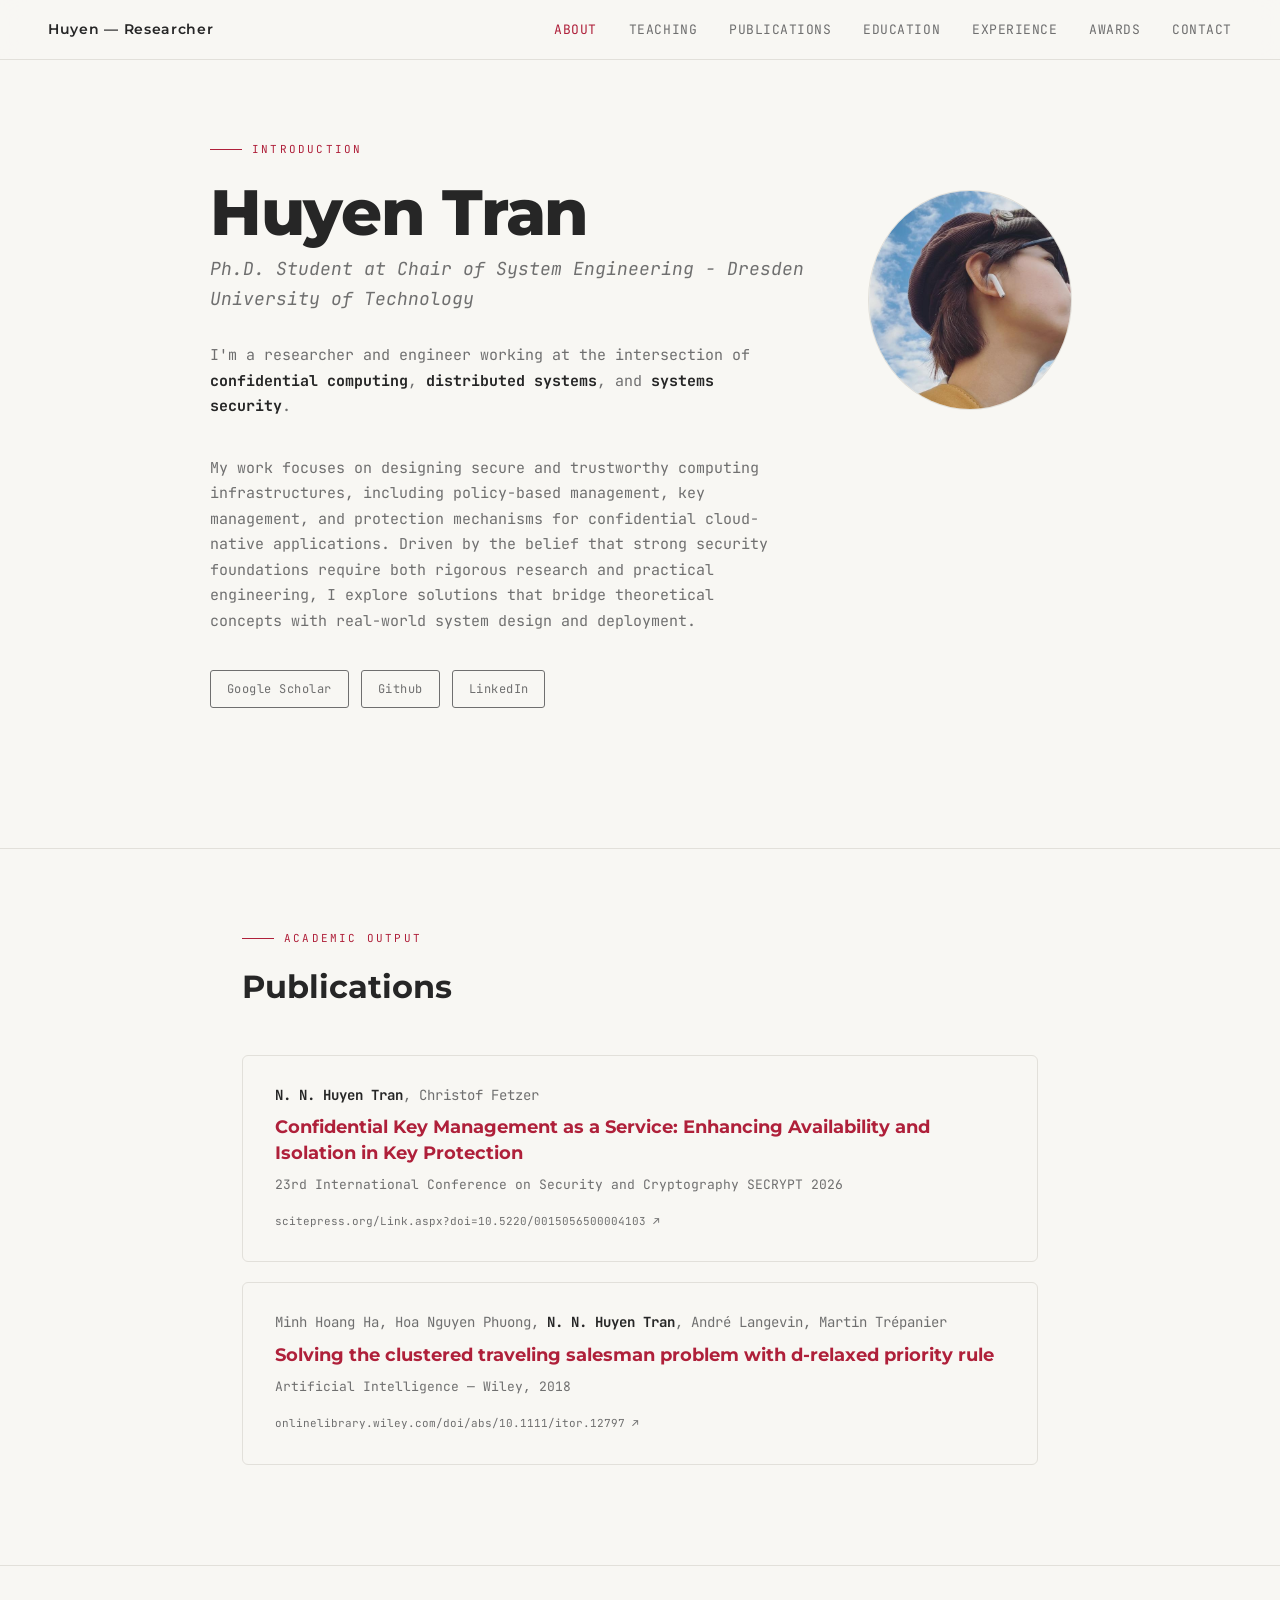
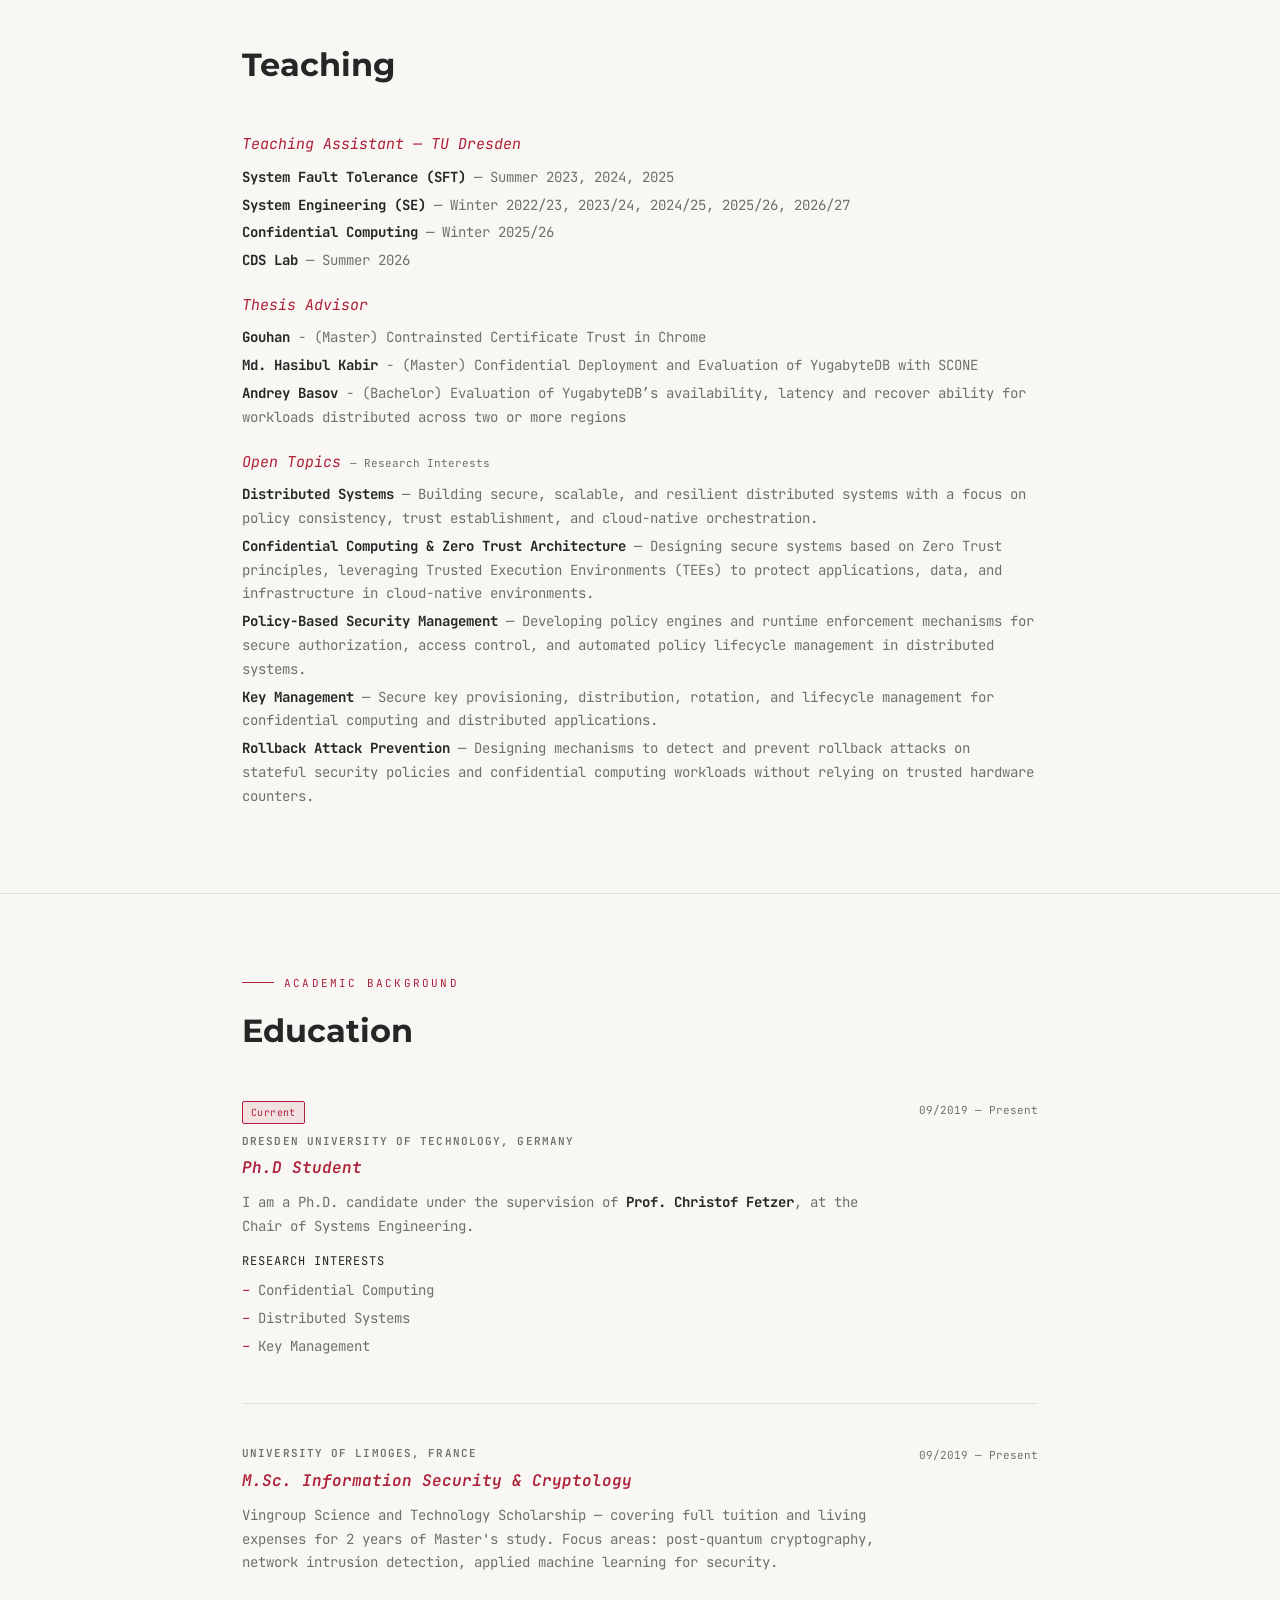
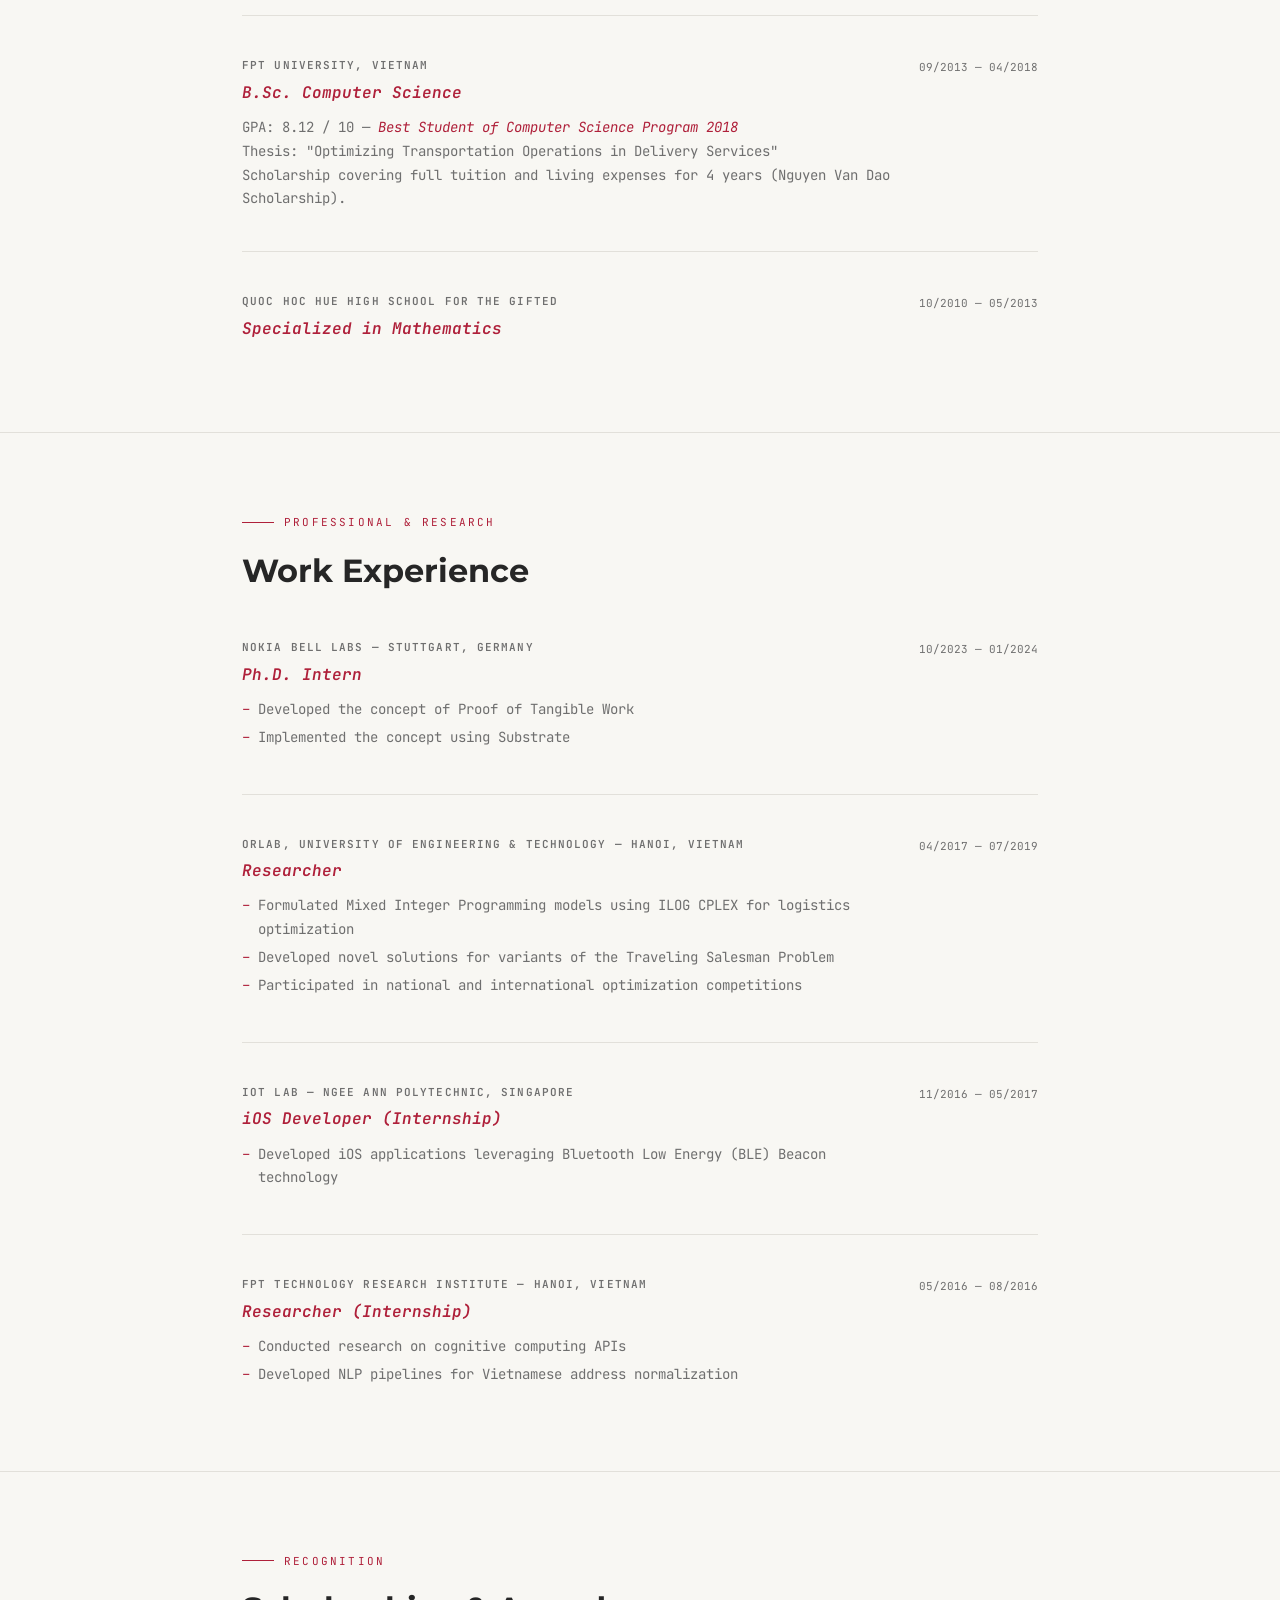
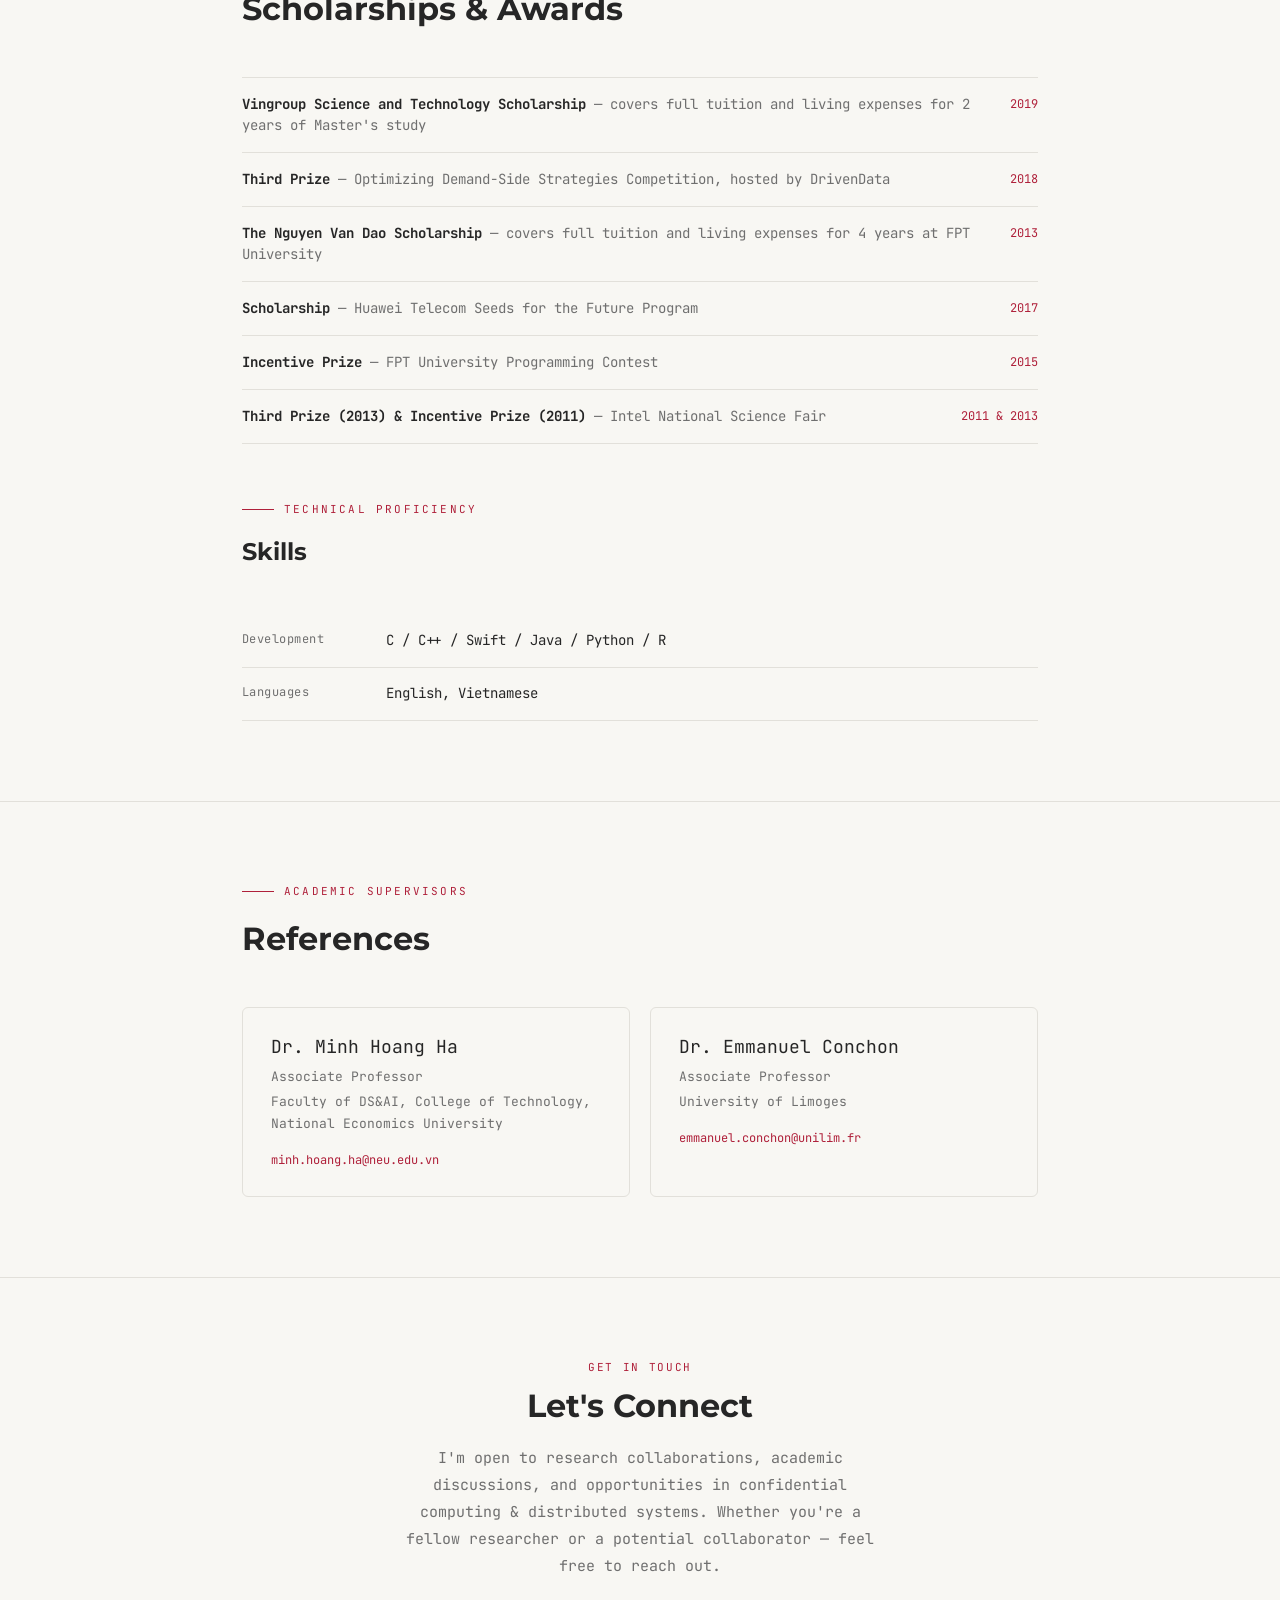
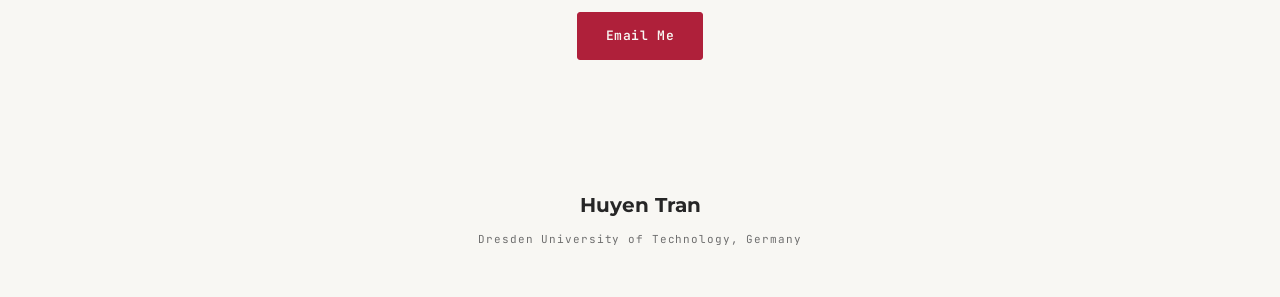
<file: index.html>
<!DOCTYPE html>
<html lang="en">
<head>
<meta charset="UTF-8">
<meta name="viewport" content="width=device-width, initial-scale=1.0">
<title>Huyen Tran — Ph.D. Student</title>
<link rel="preconnect" href="https://fonts.googleapis.com">
<link rel="preconnect" href="https://fonts.gstatic.com" crossorigin>
<link href="https://fonts.googleapis.com/css2?family=Montserrat:wght@500;600;700;800&family=JetBrains+Mono:wght@400;500&display=swap" rel="stylesheet">
<link rel="stylesheet" href="assets/css/style.css">
<script src="js/main.js" defer></script>
</head>
<body>

<nav>
  <div class="nav-logo">Huyen — Researcher</div>
  <ul class="nav-links">
    <li><a href="#about">About</a></li>
    <li><a href="#teaching">Teaching</a></li>
    <li><a href="#publications">Publications</a></li>
    <li><a href="#education">Education</a></li>
    <li><a href="#experience">Experience</a></li>
    <li><a href="#awards">Awards</a></li>
    <li><a href="#contact">Contact</a></li>
  </ul>
</nav>

<!-- HERO -->
<section id="about">
  <div class="container hero-inner">
    <div>
      <div class="hero-tag">Introduction</div>
      <h1 class="hero-name">Huyen Tran</h1>
      <p class="hero-role">Ph.D. Student at Chair of System Engineering - Dresden University of Technology</p>
      <p class="hero-bio">
        I'm a researcher and engineer working at the intersection of <strong>confidential computing</strong>,
        <strong>distributed systems</strong>, and <strong>systems security</strong>.
      </p>
      <p class="hero-bio">
        My work focuses on designing secure and trustworthy computing infrastructures, including
        policy-based management, key management, and protection mechanisms for confidential cloud-native applications.
        Driven by the belief that strong security foundations require both rigorous research and practical
        engineering, I explore solutions that bridge theoretical concepts with real-world system design and deployment.
      </p>
      <div class="hero-links">
        <a href="https://scholar.google.com/citations?user=P4iwCl8AAAAJ&hl=en" class="hero-link" target="_blank" rel="noopener noreferrer">Google Scholar</a>
        <a href="https://github.com/nhathuyenqt" class="hero-link" target="_blank" rel="noopener noreferrer">Github</a>
        <a href="https://www.linkedin.com/in/huyen-tran-769720117" class="hero-link" target="_blank" rel="noopener noreferrer">LinkedIn</a>
        <!-- <a href="#" class="hero-link">Resume / CV</a> -->
      </div>
    </div>
    <div class="hero-avatar">
      <img src="assets/images/photo.png" alt="photo">
    </div>
  </div>
</section>

<!-- PUBLICATIONS -->
<section id="publications">
  <div class="container">
    <div class="hero-tag">Academic Output</div>
    <h2 class="sec-title">Publications</h2>

    <div class="pub-card fade-up">
      <div class="pub-authors"><strong>N. N. Huyen Tran</strong>, Christof Fetzer</div>
      <div class="pub-title">Confidential Key Management as a Service: Enhancing Availability and Isolation in Key Protection</div>
      <div class="pub-venue">23rd International Conference on Security and Cryptography SECRYPT 2026</div>
      <a href="https://www.scitepress.org/Link.aspx?doi=10.5220/0015056500004103" class="pub-link" target="_blank" rel="noopener noreferrer">
        scitepress.org/Link.aspx?doi=10.5220/0015056500004103 ↗
      </a>
    </div>

    <div class="pub-card fade-up">
      <div class="pub-authors">Minh Hoang Ha, Hoa Nguyen Phuong, <strong>N. N. Huyen Tran</strong>, André Langevin, Martin Trépanier</div>
      <div class="pub-title">Solving the clustered traveling salesman problem with d-relaxed priority rule</div>
      <div class="pub-venue">Artificial Intelligence — Wiley, 2018</div>
      <a href="https://onlinelibrary.wiley.com/doi/abs/10.1111/itor.12797" class="pub-link" target="_blank" rel="noopener noreferrer">
        onlinelibrary.wiley.com/doi/abs/10.1111/itor.12797 ↗
      </a>
    </div>
  </div>
</section>

<!-- TEACHING -->
<section id="teaching">
  <div class="container">
    <h2 class="sec-title">Teaching</h2>
    <div class="teach-entry fade-up">
      <div class="teach-role">Teaching Assistant — TU Dresden</div>
      <div class="teach-desc">
        <ul>
          <li><strong>System Fault Tolerance (SFT)</strong> — Summer 2023, 2024, 2025</li>
          <li><strong>System Engineering (SE)</strong> — Winter 2022/23, 2023/24, 2024/25, 2025/26, 2026/27</li>
          <li><strong>Confidential Computing</strong> — Winter 2025/26</li>
          <li><strong>CDS Lab</strong> — Summer 2026</li>
        </ul>
      </div>

      <div class="teach-role">Thesis Advisor</div>
      <div class="teach-desc">
        <ul>
          <li><strong>Gouhan</strong> - (Master) Contrainsted Certificate Trust in Chrome</li>
          <li><strong>Md. Hasibul Kabir</strong> - (Master) Confidential Deployment and Evaluation of YugabyteDB with SCONE</li>
          <li><strong>Andrey Basov</strong> - (Bachelor) Evaluation of YugabyteDB’s availability, latency and recover ability for workloads distributed across two or more regions</li>
        </ul>
      </div>

      <div class="teach-role">
        Open Topics <span class="teach-role-note">— Research Interests</span>
      </div>
      <div class="teach-desc">
        <ul>
          <li><strong>Distributed Systems</strong> — Building secure, scalable, and resilient distributed systems with a focus on policy consistency, trust establishment, and cloud-native orchestration.</li>
          <li><strong>Confidential Computing &amp; Zero Trust Architecture</strong> — Designing secure systems based on Zero Trust principles, leveraging Trusted Execution Environments (TEEs) to protect applications, data, and infrastructure in cloud-native environments.</li>
          <li><strong>Policy-Based Security Management</strong> — Developing policy engines and runtime enforcement mechanisms for secure authorization, access control, and automated policy lifecycle management in distributed systems.</li>
          <li><strong>Key Management</strong> — Secure key provisioning, distribution, rotation, and lifecycle management for confidential computing and distributed applications.</li>
          <li><strong>Rollback Attack Prevention</strong> — Designing mechanisms to detect and prevent rollback attacks on stateful security policies and confidential computing workloads without relying on trusted hardware counters.</li>
        </ul>
      </div>
    </div>
  </div>
</section>

<!-- EDUCATION -->
<section id="education">
  <div class="container">
    <div class="hero-tag">Academic Background</div>
    <h2 class="sec-title">Education</h2>

    <div class="entry fade-up">
      <div>
        <div class="entry-badge">Current</div>
        <div class="entry-org">Dresden University of Technology, Germany</div>
        <div class="entry-role">Ph.D Student</div>
        <div class="entry-desc">
          I am a Ph.D. candidate under the supervision of <strong>Prof. Christof Fetzer</strong>,
          at the Chair of Systems Engineering.
          <p class="entry-subhead">Research interests</p>
          <ul>
            <li>Confidential Computing</li>
            <li>Distributed Systems</li>
            <li>Key Management</li>
          </ul>
        </div>
      </div>
      <div class="entry-meta">09/2019 — Present</div>
    </div>

    <div class="entry fade-up">
      <div>
        <div class="entry-org">University of Limoges, France</div>
        <div class="entry-role">M.Sc. Information Security &amp; Cryptology</div>
        <div class="entry-desc">
          Vingroup Science and Technology Scholarship — covering full tuition and living expenses for
          2 years of Master's study. Focus areas: post-quantum cryptography, network intrusion detection,
          applied machine learning for security.
        </div>
      </div>
      <div class="entry-meta">09/2019 — Present</div>
    </div>

    <div class="entry fade-up">
      <div>
        <div class="entry-org">FPT University, Vietnam</div>
        <div class="entry-role">B.Sc. Computer Science</div>
        <div class="entry-desc">
          GPA: 8.12 / 10 — <em>Best Student of Computer Science Program 2018</em><br>
          Thesis: "Optimizing Transportation Operations in Delivery Services"<br>
          Scholarship covering full tuition and living expenses for 4 years (Nguyen Van Dao Scholarship).
        </div>
      </div>
      <div class="entry-meta">09/2013 — 04/2018</div>
    </div>

    <div class="entry fade-up">
      <div>
        <div class="entry-org">Quoc Hoc Hue High School for the Gifted</div>
        <div class="entry-role">Specialized in Mathematics</div>
      </div>
      <div class="entry-meta">10/2010 — 05/2013</div>
    </div>
  </div>
</section>

<!-- EXPERIENCE -->
<section id="experience">
  <div class="container">
    <div class="hero-tag">Professional &amp; Research</div>
    <h2 class="sec-title">Work Experience</h2>

    <div class="entry fade-up">
      <div>
        <div class="entry-org">Nokia Bell Labs — Stuttgart, Germany</div>
        <div class="entry-role">Ph.D. Intern</div>
        <div class="entry-desc">
          <ul>
            <li>Developed the concept of Proof of Tangible Work</li>
            <li>Implemented the concept using Substrate</li>
          </ul>
        </div>
      </div>
      <div class="entry-meta">10/2023 — 01/2024</div>
    </div>

    <div class="entry fade-up">
      <div>
        <div class="entry-org">ORLab, University of Engineering &amp; Technology — Hanoi, Vietnam</div>
        <div class="entry-role">Researcher</div>
        <div class="entry-desc">
          <ul>
            <li>Formulated Mixed Integer Programming models using ILOG CPLEX for logistics optimization</li>
            <li>Developed novel solutions for variants of the Traveling Salesman Problem</li>
            <li>Participated in national and international optimization competitions</li>
          </ul>
        </div>
      </div>
      <div class="entry-meta">04/2017 — 07/2019</div>
    </div>

    <div class="entry fade-up">
      <div>
        <div class="entry-org">IOT Lab — Ngee Ann Polytechnic, Singapore</div>
        <div class="entry-role">iOS Developer (Internship)</div>
        <div class="entry-desc">
          <ul>
            <li>Developed iOS applications leveraging Bluetooth Low Energy (BLE) Beacon technology</li>
          </ul>
        </div>
      </div>
      <div class="entry-meta">11/2016 — 05/2017</div>
    </div>

    <div class="entry fade-up">
      <div>
        <div class="entry-org">FPT Technology Research Institute — Hanoi, Vietnam</div>
        <div class="entry-role">Researcher (Internship)</div>
        <div class="entry-desc">
          <ul>
            <li>Conducted research on cognitive computing APIs</li>
            <li>Developed NLP pipelines for Vietnamese address normalization</li>
          </ul>
        </div>
      </div>
      <div class="entry-meta">05/2016 — 08/2016</div>
    </div>
  </div>
</section>

<!-- AWARDS -->
<section id="awards">
  <div class="container">
    <div class="hero-tag">Recognition</div>
    <h2 class="sec-title">Scholarships &amp; Awards</h2>

    <div class="fade-up">
      <div class="award-row">
        <div class="award-name"><strong>Vingroup Science and Technology Scholarship</strong> — covers full tuition and living expenses for 2 years of Master's study</div>
        <div class="award-year">2019</div>
      </div>
      <div class="award-row">
        <div class="award-name"><strong>Third Prize</strong> — Optimizing Demand-Side Strategies Competition, hosted by DrivenData</div>
        <div class="award-year">2018</div>
      </div>
      <div class="award-row">
        <div class="award-name"><strong>The Nguyen Van Dao Scholarship</strong> — covers full tuition and living expenses for 4 years at FPT University</div>
        <div class="award-year">2013</div>
      </div>
      <div class="award-row">
        <div class="award-name"><strong>Scholarship</strong> — Huawei Telecom Seeds for the Future Program</div>
        <div class="award-year">2017</div>
      </div>
      <div class="award-row">
        <div class="award-name"><strong>Incentive Prize</strong> — FPT University Programming Contest</div>
        <div class="award-year">2015</div>
      </div>
      <div class="award-row">
        <div class="award-name"><strong>Third Prize (2013) &amp; Incentive Prize (2011)</strong> — Intel National Science Fair</div>
        <div class="award-year">2011 &amp; 2013</div>
      </div>
    </div>

    <div class="skills-block">
      <div class="hero-tag">Technical Proficiency</div>
      <h2 class="sec-title sec-title--sub">Skills</h2>
      <div class="skills-grid fade-up">
        <div class="skill-row">
          <div class="skill-label">Development</div>
          <div class="skill-value">C / C++ / Swift / Java / Python / R</div>
        </div>
        <div class="skill-row">
          <div class="skill-label">Languages</div>
          <div class="skill-value">English, Vietnamese</div>
        </div>
      </div>
    </div>
  </div>
</section>

<!-- REFERENCES -->
<section id="references">
  <div class="container">
    <div class="hero-tag">Academic Supervisors</div>
    <h2 class="sec-title">References</h2>
    <div class="ref-grid fade-up">
      <div class="ref-card">
        <div class="ref-name">Dr. Minh Hoang Ha</div>
        <div class="ref-title">Associate Professor</div>
        <div class="ref-inst">Faculty of DS&amp;AI, College of Technology, National Economics University</div>
        <a href="mailto:minh.hoang.ha@neu.edu.vn" class="ref-email">minh.hoang.ha@neu.edu.vn</a>
      </div>
      <div class="ref-card">
        <div class="ref-name">Dr. Emmanuel Conchon</div>
        <div class="ref-title">Associate Professor</div>
        <div class="ref-inst">University of Limoges</div>
        <a href="mailto:emmanuel.conchon@unilim.fr" class="ref-email">emmanuel.conchon@unilim.fr</a>
      </div>
    </div>
  </div>
</section>

<!-- CONTACT -->
<section id="contact">
  <div class="container contact-inner">
    <div class="sec-label">Get In Touch</div>
    <h2 class="sec-title">Let's Connect</h2>
    <p class="contact-text">
      I'm open to research collaborations, academic discussions, and opportunities in confidential computing
      &amp; distributed systems. Whether you're a fellow researcher or a potential collaborator — feel free to reach out.
    </p>
    <a href="mailto:huyen.tran@tu-dresden.de" class="hero-link primary cta">Email Me</a>
  </div>
</section>

<footer>
  <div class="container">
    <div class="footer-name">Huyen Tran</div>
    <div class="footer-note">Dresden University of Technology, Germany</div>
  </div>
</footer>

</body>
</html>
</file>
<file: assets/css/style.css>
/* ===== 5-color palette ===== */
:root {
  --bg: #f8f7f3;        /* page background */
  --text: #262626;      /* primary text */
  --muted: #6f6f6f;     /* secondary text */
  --accent: #af203a;    /* brand / highlight */
  --border: #e2e0da;    /* dividers, outlines */
}

* { box-sizing: border-box; margin: 0; padding: 0; }

html { scroll-behavior: smooth; }

body {
  background: var(--bg);
  color: var(--text);
  font-family: 'JetBrains Mono', monospace;
  font-size: 15px;
  line-height: 1.7;
  overflow-x: hidden;
}

a { color: inherit; }

ul { list-style: none; }

/* ===== LAYOUT ===== */
.container {
  max-width: 860px;
  margin: 0 auto;
  padding: 0 32px;
}

section {
  padding: 80px 0;
  border-bottom: 1px solid var(--border);
}

section:last-of-type { border-bottom: none; }

/* ===== NAV ===== */
nav {
  position: fixed;
  inset: 0 0 auto 0;
  z-index: 100;
  height: 60px;
  padding: 0 48px;
  display: flex;
  align-items: center;
  justify-content: space-between;
  background: rgba(248, 247, 243, 0.9);
  backdrop-filter: blur(12px);
  border-bottom: 1px solid var(--border);
}

.nav-logo {
  font-family: 'Montserrat', sans-serif;
  font-size: 14px;
  font-weight: 600;
  letter-spacing: 0.05em;
}

.nav-links {
  display: flex;
  gap: 32px;
}

.nav-links a {
  font-size: 13px;
  text-decoration: none;
  letter-spacing: 0.04em;
  text-transform: uppercase;
  color: var(--muted);
  transition: color 0.2s;
}

.nav-links a:hover,
.nav-links a.active { color: var(--accent); }

/* ===== SECTION HEADER ===== */
.sec-label {
  font-size: 11px;
  letter-spacing: 0.15em;
  text-transform: uppercase;
  color: var(--accent);
  margin-bottom: 10px;
}

.sec-title {
  font-family: 'Montserrat', sans-serif;
  font-size: 32px;
  font-weight: 700;
  color: var(--text);
  margin-bottom: 48px;
  line-height: 1.2;
}

.sec-title--sub {
  margin-top: 10px;
  font-size: 24px;
}

/* ===== HERO ===== */
.hero-inner {
  display: grid;
  grid-template-columns: 1fr 200px;
  gap: 64px;
  align-items: start;
  padding: 60px 0;
}

.hero-tag {
  display: flex;
  align-items: center;
  gap: 10px;
  font-size: 11px;
  letter-spacing: 0.2em;
  text-transform: uppercase;
  color: var(--accent);
  margin-bottom: 20px;
}

.hero-tag::before {
  content: '';
  width: 32px;
  height: 1px;
  background: var(--accent);
}

.hero-name {
  font-family: 'Montserrat', sans-serif;
  font-size: clamp(42px, 6vw, 64px);
  font-weight: 800;
  line-height: 1.05;
  letter-spacing: -0.02em;
  color: var(--text);
  margin-bottom: 8px;
}

.hero-role {
  font-size: 18px;
  font-style: italic;
  color: var(--muted);
  margin-bottom: 28px;
}

.hero-bio {
  max-width: 560px;
  color: var(--muted);
  margin-bottom: 36px;
}

.hero-bio strong { color: var(--text); }

.hero-links {
  display: flex;
  flex-wrap: wrap;
  gap: 12px;
}

.hero-link {
  font-size: 12px;
  letter-spacing: 0.04em;
  padding: 8px 16px;
  border: 1px solid var(--muted);
  border-radius: 3px;
  color: var(--muted);
  text-decoration: none;
  transition: all 0.2s;
}

.hero-link:hover {
  border-color: var(--accent);
  color: var(--accent);
}

.hero-link.primary {
  background: var(--accent);
  border-color: var(--accent);
  color: var(--bg);
  font-weight: 600;
}

.hero-link.primary:hover {
  opacity: 0.85;
}

.hero-avatar {
  display: flex;
  justify-content: center;
  margin: 50px 0 100px;
}

.hero-avatar img {
  width: 220px;
  height: 220px;
  object-fit: cover;
  border-radius: 50%;
  border: 1px solid var(--border);
}

/* ===== ENTRY (education / experience) ===== */
.entry {
  display: grid;
  grid-template-columns: 1fr auto;
  gap: 16px;
  margin-bottom: 40px;
  padding-bottom: 40px;
  border-bottom: 1px solid var(--border);
}

.entry:last-child {
  border-bottom: none;
  margin-bottom: 0;
  padding-bottom: 0;
}

.entry-org {
  font-size: 11px;
  font-weight: 600;
  letter-spacing: 0.1em;
  text-transform: uppercase;
  color: var(--muted);
  margin-bottom: 4px;
}

.entry-role {
  font-size: 16px;
  font-style: italic;
  font-weight: 600;
  color: var(--accent);
  margin-bottom: 10px;
}

.entry-desc {
  font-size: 14px;
  color: var(--muted);
  line-height: 1.7;
}

.entry-desc em { color: var(--accent); font-style: italic; }

.entry-desc strong { color: var(--text); }

.entry-subhead {
  margin-top: 12px;
  font-size: 12px;
  letter-spacing: 0.08em;
  text-transform: uppercase;
  color: var(--text);
}

.entry-desc ul { margin-top: 8px; }

.entry-desc ul li {
  position: relative;
  padding-left: 16px;
  margin-bottom: 4px;
}

.entry-desc ul li::before {
  content: '–';
  position: absolute;
  left: 0;
  color: var(--accent);
}

.entry-meta {
  font-size: 11px;
  color: var(--muted);
  white-space: nowrap;
  text-align: right;
  padding-top: 2px;
}

.entry-badge {
  display: inline-block;
  font-size: 10px;
  letter-spacing: 0.04em;
  padding: 2px 8px;
  margin-bottom: 8px;
  border: 1px solid var(--accent);
  border-radius: 2px;
  color: var(--accent);
  background: color-mix(in srgb, var(--accent) 10%, transparent);
}

/* ===== PUBLICATIONS ===== */
.pub-card {
  padding: 28px 32px;
  margin-bottom: 20px;
  border: 1px solid var(--border);
  border-radius: 6px;
}

.pub-authors {
  font-size: 14px;
  color: var(--muted);
  margin-bottom: 8px;
}

.pub-authors strong { color: var(--text); }

.pub-title {
  font-family: 'Montserrat', sans-serif;
  font-size: 18px;
  font-weight: 700;
  color: var(--accent);
  line-height: 1.4;
  margin-bottom: 8px;
}

.pub-venue {
  font-size: 13px;
  color: var(--muted);
  margin-bottom: 12px;
}

.pub-link {
  font-size: 11px;
  color: var(--muted);
  text-decoration: none;
  word-break: break-all;
  transition: color 0.2s;
}

.pub-link:hover { color: var(--accent); }

/* ===== TEACHING ===== */
.teach-entry {
  margin-bottom: 28px;
  padding-bottom: 28px;
  border-bottom: 1px solid var(--border);
}

.teach-entry:last-child {
  border-bottom: none;
  margin-bottom: 0;
  padding-bottom: 0;
}

.teach-role {
  font-size: 15px;
  font-style: italic;
  color: var(--accent);
  margin-top: 20px;
  margin-bottom: 8px;
}

.teach-intro + .teach-role { margin-top: 16px; }

.teach-role-note {
  font-size: 11px;
  color: var(--muted);
  font-style: normal;
}

.teach-desc {
  font-size: 14px;
  color: var(--muted);
  line-height: 1.7;
}

.teach-desc ul { margin-top: 8px; }
.teach-desc li { margin-bottom: 4px; }
.teach-desc strong { color: var(--text); }

/* ===== AWARDS ===== */
.award-row {
  display: grid;
  grid-template-columns: 1fr auto;
  align-items: start;
  gap: 16px;
  padding: 16px 0;
  border-bottom: 1px solid var(--border);
}

.award-row:first-child { border-top: 1px solid var(--border); }

.award-name {
  font-size: 14px;
  color: var(--muted);
  line-height: 1.5;
}

.award-name strong { color: var(--text); }

.award-year {
  font-size: 12px;
  color: var(--accent);
  white-space: nowrap;
}

/* ===== SKILLS ===== */
.skills-block { margin-top: 56px; }

.skills-grid {
  display: grid;
  grid-template-columns: 120px 1fr;
}

.skill-row { display: contents; }

.skill-label {
  font-size: 12px;
  letter-spacing: 0.04em;
  color: var(--muted);
  padding: 14px 0;
  border-bottom: 1px solid var(--border);
}

.skill-value {
  font-size: 14px;
  color: var(--text);
  padding: 14px 0 14px 24px;
  border-bottom: 1px solid var(--border);
}

/* ===== REFERENCES ===== */
.ref-grid {
  display: grid;
  grid-template-columns: 1fr 1fr;
  gap: 20px;
}

.ref-card {
  padding: 24px 28px;
  border: 1px solid var(--border);
  border-radius: 6px;
}

.ref-name {
  font-size: 18px;
  color: var(--text);
  margin-bottom: 4px;
}

.ref-title,
.ref-inst {
  font-size: 13px;
  color: var(--muted);
  margin-bottom: 2px;
}

.ref-inst { margin-bottom: 12px; }

.ref-email {
  font-size: 12px;
  color: var(--accent);
  text-decoration: none;
  transition: opacity 0.2s;
}

.ref-email:hover { opacity: 0.7; }

/* ===== CONTACT ===== */
.contact-inner {
  text-align: center;
  max-width: 540px;
}

.contact-inner .sec-title { margin-bottom: 20px; }

.contact-text {
  font-size: 15px;
  color: var(--muted);
  line-height: 1.8;
  margin-bottom: 32px;
}

.hero-link.cta {
  display: inline-block;
  font-size: 13px;
  padding: 12px 28px;
}

/* ===== FOOTER ===== */
footer {
  padding: 48px 0;
  text-align: center;
}

.footer-name {
  font-family: 'Montserrat', sans-serif;
  font-size: 20px;
  font-weight: 700;
  color: var(--text);
  margin-bottom: 8px;
}

.footer-note {
  font-size: 11px;
  letter-spacing: 0.08em;
  color: var(--muted);
}

/* ===== SCROLL ANIMATION ===== */
.fade-up {
  opacity: 0;
  transform: translateY(24px);
  transition: opacity 0.6s ease, transform 0.6s ease;
}

.fade-up.visible {
  opacity: 1;
  transform: translateY(0);
}

/* ===== RESPONSIVE ===== */
@media (max-width: 680px) {
  nav { padding: 0 24px; }
  .nav-links { display: none; }
  .container { padding: 0 20px; }
  .hero-inner { grid-template-columns: 1fr; }
  .hero-avatar { display: none; }
  .entry { grid-template-columns: 1fr; }
  .entry-meta { text-align: left; }
  .ref-grid { grid-template-columns: 1fr; }
  .award-row { grid-template-columns: 1fr auto; }
}
</file>
